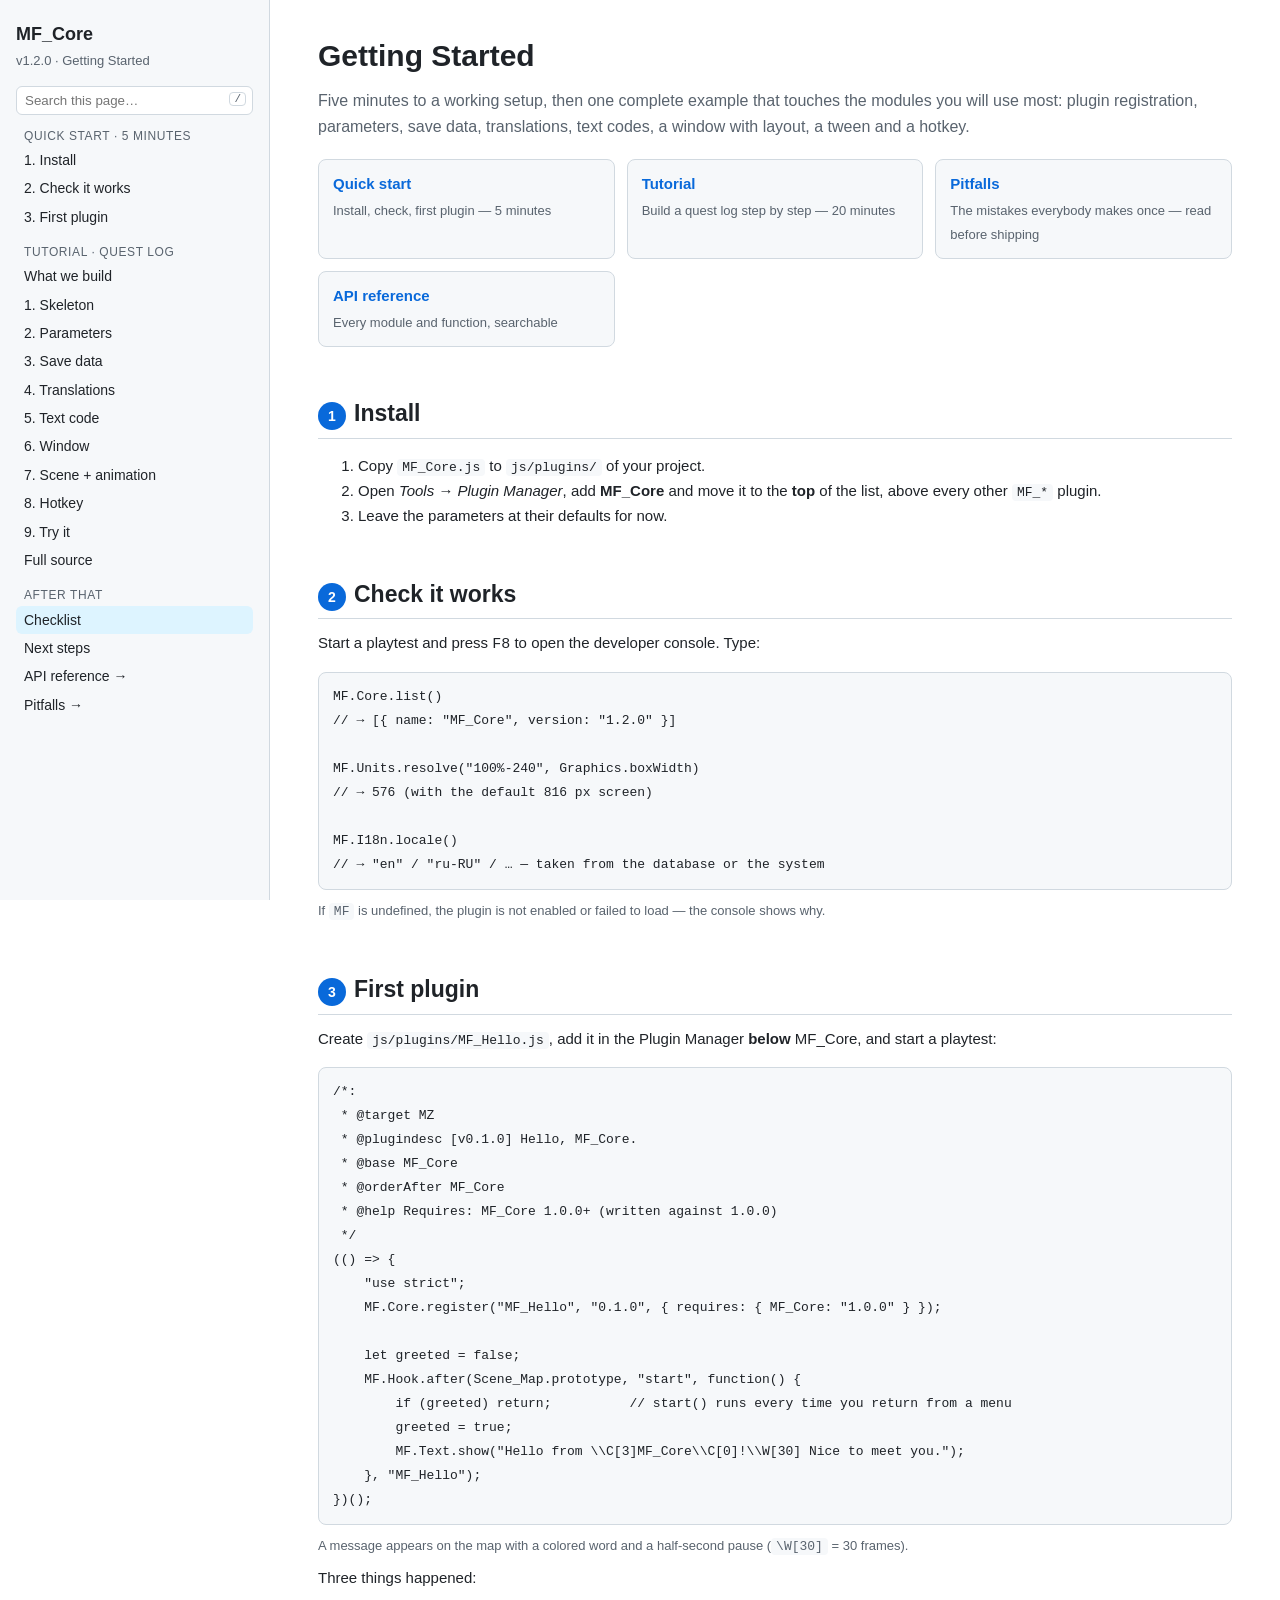
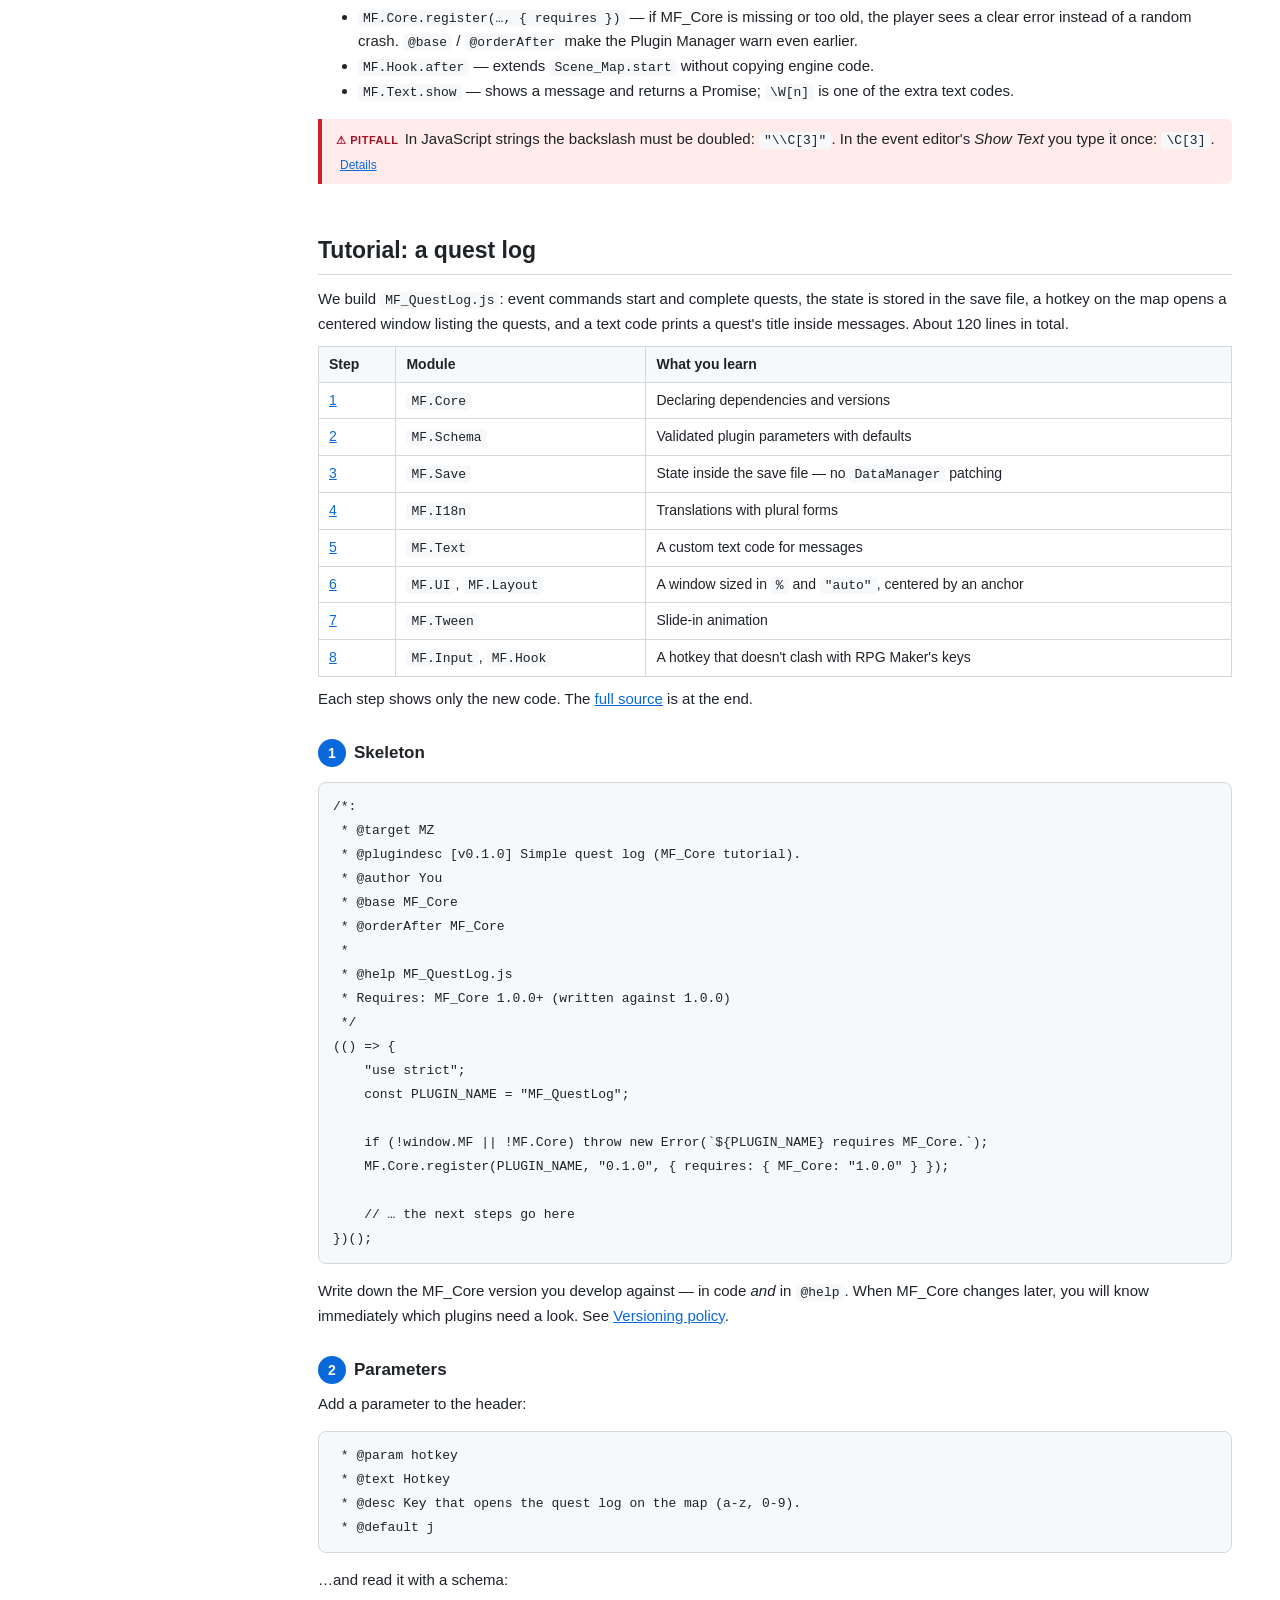
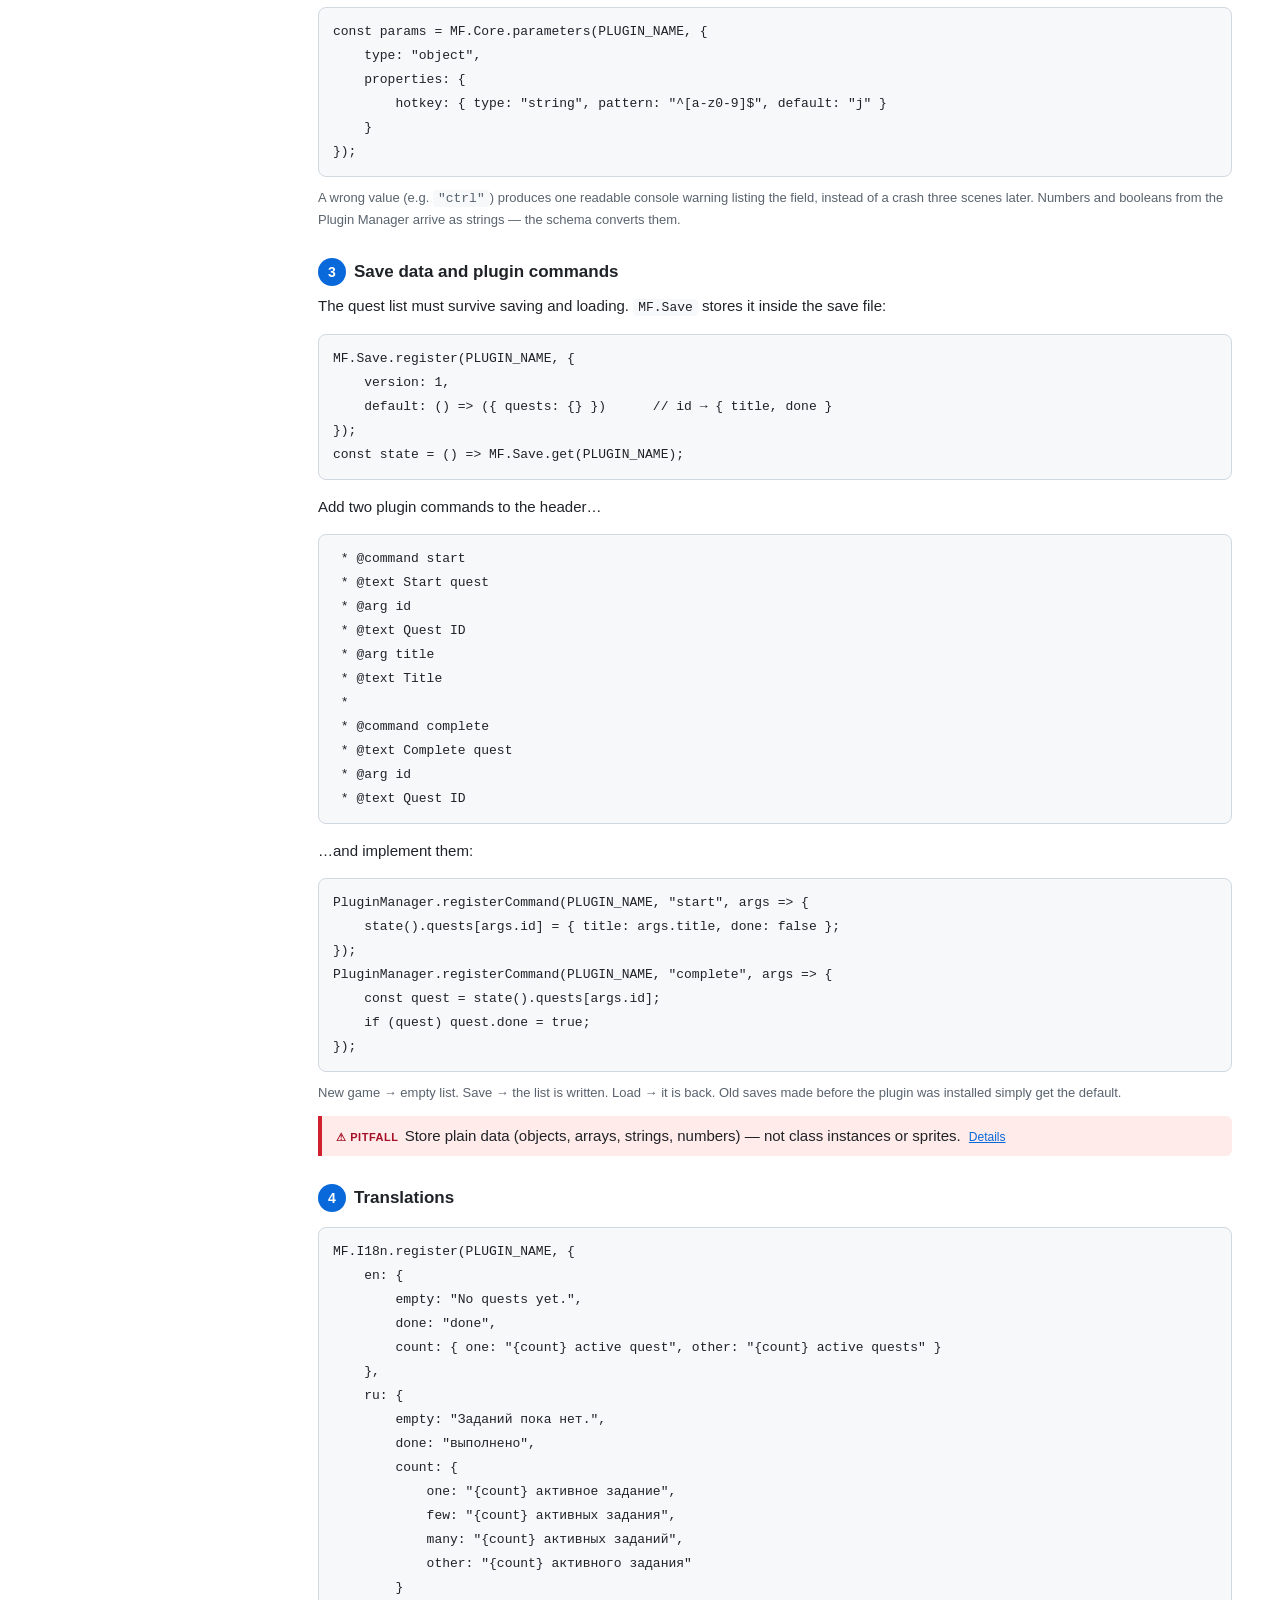
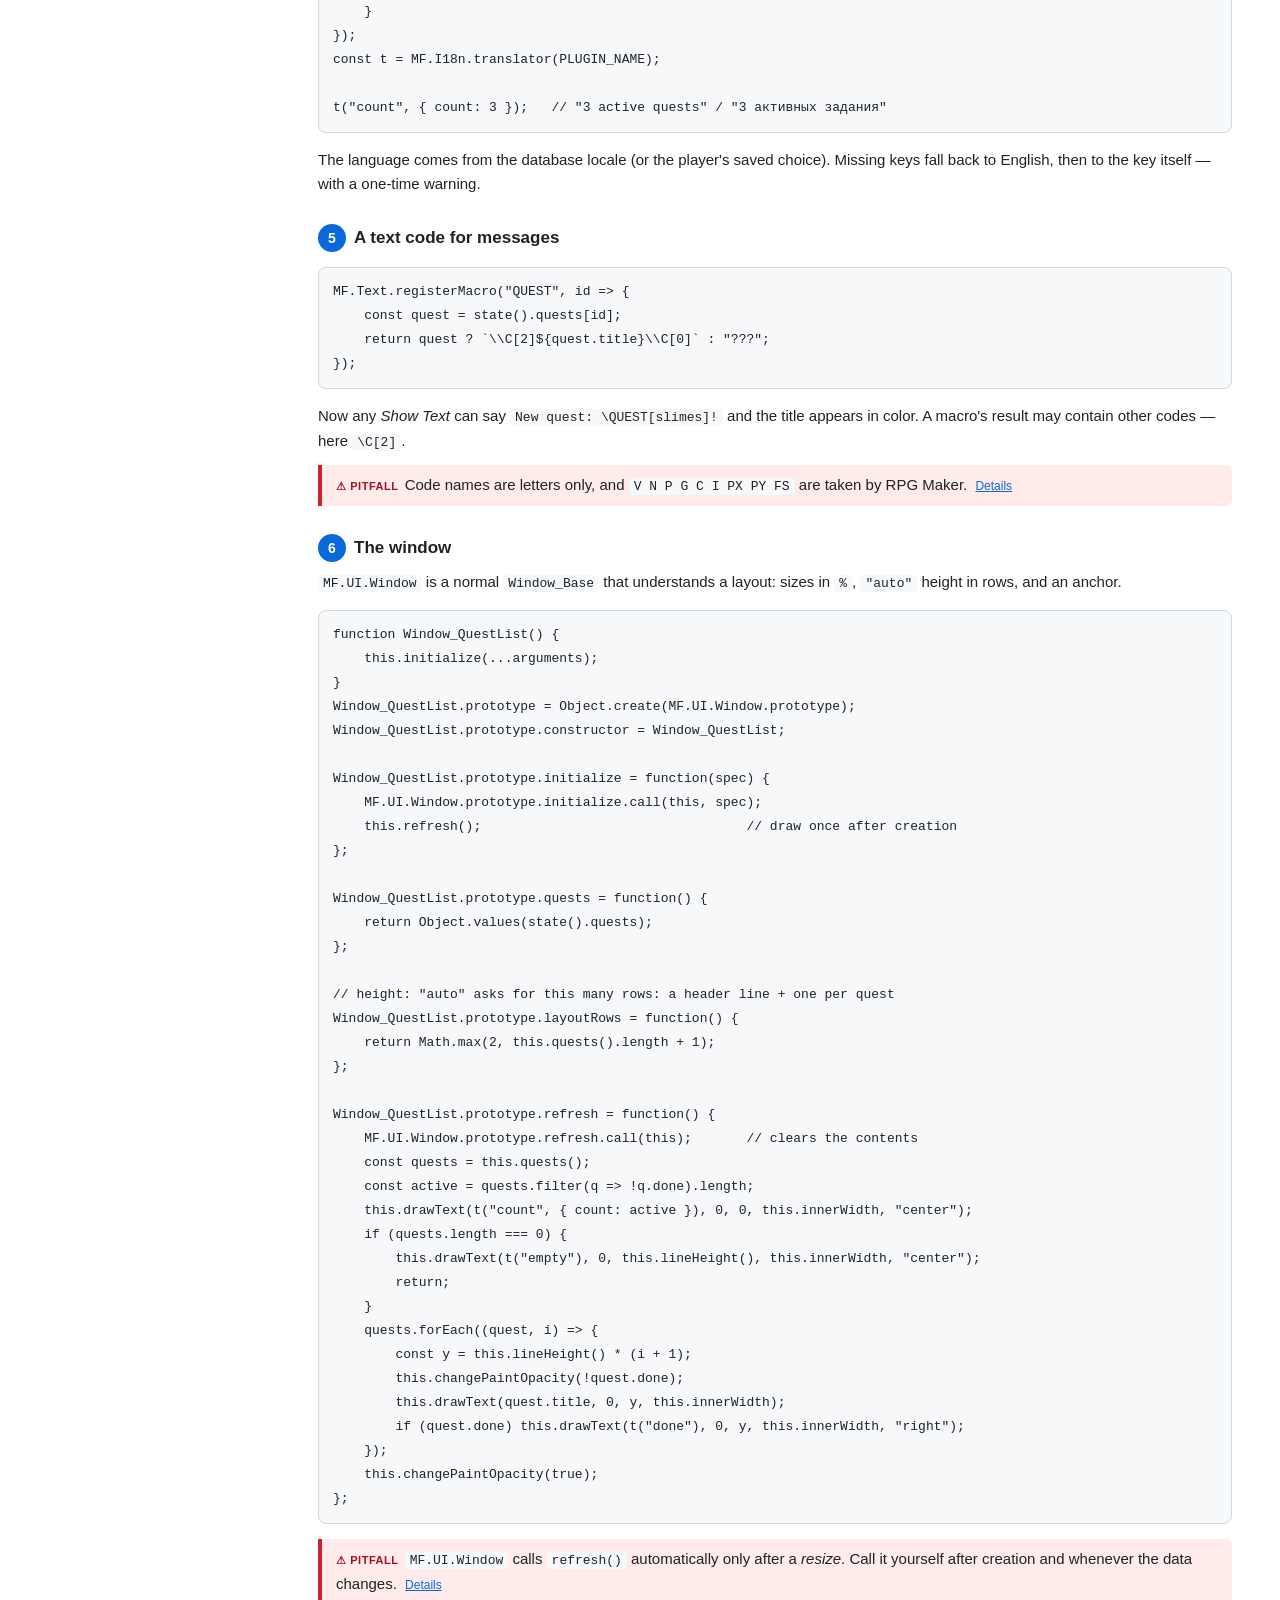
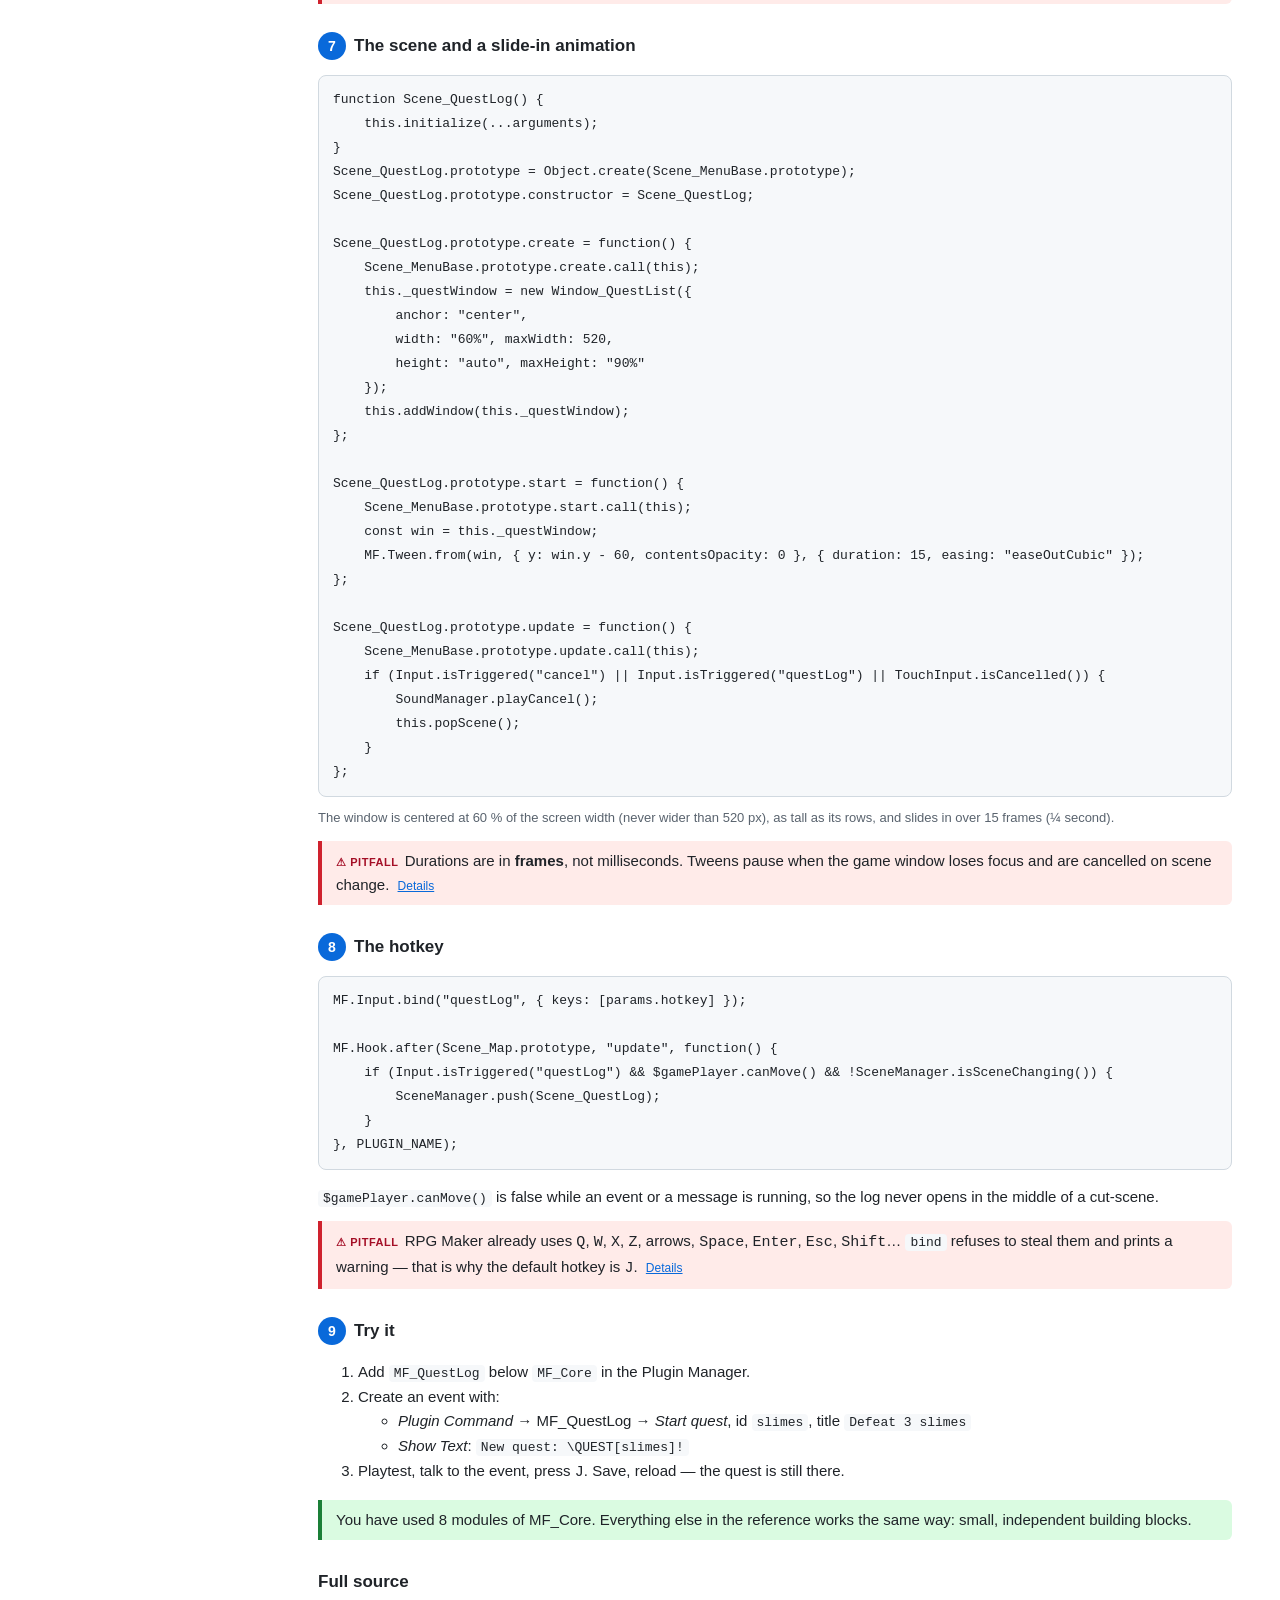
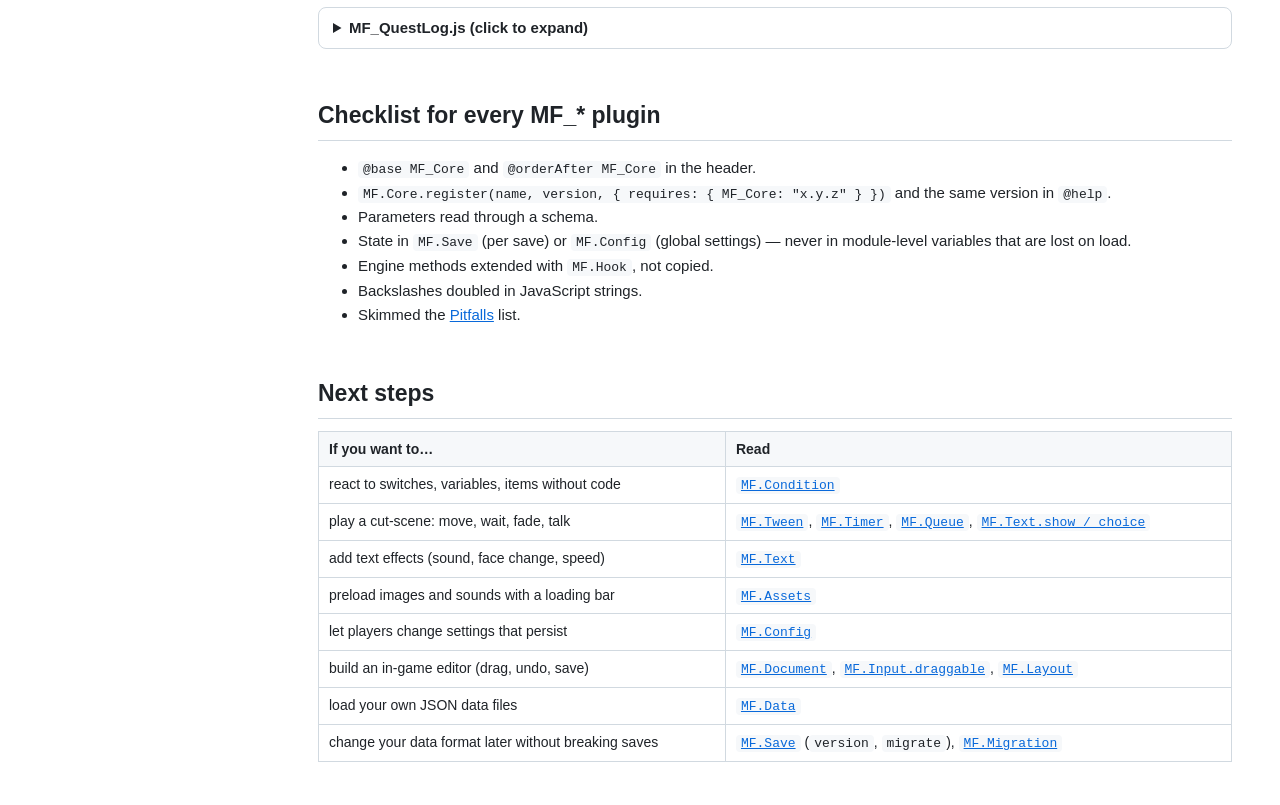
<file: docs/getting-started.html>
<!DOCTYPE html>
<html lang="en">
<head>
<meta charset="utf-8">
<meta name="viewport" content="width=device-width, initial-scale=1">
<title>MF_Core — Getting Started</title>
<link rel="stylesheet" href="assets/docs.css">
</head>
<body>

<nav>
    <div class="title"><a href="index.html">MF_Core</a></div>
    <div class="version">v1.2.0 · Getting Started</div>
    <div class="search">
        <input id="filter" type="search" placeholder="Search this page…" aria-label="Search this page" autocomplete="off">
        <kbd>/</kbd>
    </div>
    <div id="results" role="listbox"></div>
    <ul id="toc">
        <li class="group">Quick start · 5 minutes</li>
        <li><a href="#install">1. Install</a></li>
        <li><a href="#check">2. Check it works</a></li>
        <li><a href="#hello">3. First plugin</a></li>
        <li class="group">Tutorial · Quest log</li>
        <li><a href="#tutorial">What we build</a></li>
        <li><a href="#t-skeleton">1. Skeleton</a></li>
        <li><a href="#t-params">2. Parameters</a></li>
        <li><a href="#t-save">3. Save data</a></li>
        <li><a href="#t-i18n">4. Translations</a></li>
        <li><a href="#t-text">5. Text code</a></li>
        <li><a href="#t-window">6. Window</a></li>
        <li><a href="#t-scene">7. Scene + animation</a></li>
        <li><a href="#t-input">8. Hotkey</a></li>
        <li><a href="#t-try">9. Try it</a></li>
        <li><a href="#t-full">Full source</a></li>
        <li class="group">After that</li>
        <li><a href="#checklist">Checklist</a></li>
        <li><a href="#next">Next steps</a></li>
        <li><a href="index.html">API reference →</a></li>
        <li><a href="index.html#pitfalls">Pitfalls →</a></li>
    </ul>
</nav>

<main>

<h1>Getting Started</h1>
<p class="lead">Five minutes to a working setup, then one complete example that touches the modules you will use most: plugin registration, parameters, save data, translations, text codes, a window with layout, a tween and a hotkey.</p>

<div class="cards">
    <a class="card" href="#install"><strong>Quick start</strong><span>Install, check, first plugin — 5 minutes</span></a>
    <a class="card" href="#tutorial"><strong>Tutorial</strong><span>Build a quest log step by step — 20 minutes</span></a>
    <a class="card" href="index.html#pitfalls"><strong>Pitfalls</strong><span>The mistakes everybody makes once — read before shipping</span></a>
    <a class="card" href="index.html"><strong>API reference</strong><span>Every module and function, searchable</span></a>
</div>

<!-- ================================================================== -->
<h2 id="install"><span class="step">1</span>Install</h2>
<ol>
    <li>Copy <code>MF_Core.js</code> to <code>js/plugins/</code> of your project.</li>
    <li>Open <em>Tools → Plugin Manager</em>, add <strong>MF_Core</strong> and move it to the <strong>top</strong> of the list, above every other <code>MF_*</code> plugin.</li>
    <li>Leave the parameters at their defaults for now.</li>
</ol>

<!-- ================================================================== -->
<h2 id="check"><span class="step">2</span>Check it works</h2>
<p>Start a playtest and press <kbd>F8</kbd> to open the developer console. Type:</p>
<pre><code>MF.Core.list()
// → [{ name: "MF_Core", version: "1.2.0" }]

MF.Units.resolve("100%-240", Graphics.boxWidth)
// → 576 (with the default 816 px screen)

MF.I18n.locale()
// → "en" / "ru-RU" / … — taken from the database or the system</code></pre>
<p class="result">If <code>MF</code> is undefined, the plugin is not enabled or failed to load — the console shows why.</p>

<!-- ================================================================== -->
<h2 id="hello"><span class="step">3</span>First plugin</h2>
<p>Create <code>js/plugins/MF_Hello.js</code>, add it in the Plugin Manager <strong>below</strong> MF_Core, and start a playtest:</p>
<pre><code>/*:
 * @target MZ
 * @plugindesc [v0.1.0] Hello, MF_Core.
 * @base MF_Core
 * @orderAfter MF_Core
 * @help Requires: MF_Core 1.0.0+ (written against 1.0.0)
 */
(() =&gt; {
    "use strict";
    MF.Core.register("MF_Hello", "0.1.0", { requires: { MF_Core: "1.0.0" } });

    let greeted = false;
    MF.Hook.after(Scene_Map.prototype, "start", function() {
        if (greeted) return;          // start() runs every time you return from a menu
        greeted = true;
        MF.Text.show("Hello from \\C[3]MF_Core\\C[0]!\\W[30] Nice to meet you.");
    }, "MF_Hello");
})();</code></pre>
<p class="result">A message appears on the map with a colored word and a half-second pause (<code>\W[30]</code> = 30 frames).</p>
<p>Three things happened:</p>
<ul>
    <li><code>MF.Core.register(…, { requires })</code> — if MF_Core is missing or too old, the player sees a clear error instead of a random crash. <code>@base</code> / <code>@orderAfter</code> make the Plugin Manager warn even earlier.</li>
    <li><code>MF.Hook.after</code> — extends <code>Scene_Map.start</code> without copying engine code.</li>
    <li><code>MF.Text.show</code> — shows a message and returns a Promise; <code>\W[n]</code> is one of the extra text codes.</li>
</ul>
<div class="pitfall"><span class="pitfall-label">Pitfall</span>In JavaScript strings the backslash must be doubled: <code>"\\C[3]"</code>. In the event editor's <em>Show Text</em> you type it once: <code>\C[3]</code>. <a class="more" href="index.html#pitfall-backslash">Details</a></div>

<!-- ================================================================== -->
<h2 id="tutorial">Tutorial: a quest log</h2>
<p>We build <code>MF_QuestLog.js</code>: event commands start and complete quests, the state is stored in the save file, a hotkey on the map opens a centered window listing the quests, and a text code prints a quest's title inside messages. About 120 lines in total.</p>
<table>
    <tr><th>Step</th><th>Module</th><th>What you learn</th></tr>
    <tr><td><a href="#t-skeleton">1</a></td><td><code>MF.Core</code></td><td>Declaring dependencies and versions</td></tr>
    <tr><td><a href="#t-params">2</a></td><td><code>MF.Schema</code></td><td>Validated plugin parameters with defaults</td></tr>
    <tr><td><a href="#t-save">3</a></td><td><code>MF.Save</code></td><td>State inside the save file — no <code>DataManager</code> patching</td></tr>
    <tr><td><a href="#t-i18n">4</a></td><td><code>MF.I18n</code></td><td>Translations with plural forms</td></tr>
    <tr><td><a href="#t-text">5</a></td><td><code>MF.Text</code></td><td>A custom text code for messages</td></tr>
    <tr><td><a href="#t-window">6</a></td><td><code>MF.UI</code>, <code>MF.Layout</code></td><td>A window sized in <code>%</code> and <code>"auto"</code>, centered by an anchor</td></tr>
    <tr><td><a href="#t-scene">7</a></td><td><code>MF.Tween</code></td><td>Slide-in animation</td></tr>
    <tr><td><a href="#t-input">8</a></td><td><code>MF.Input</code>, <code>MF.Hook</code></td><td>A hotkey that doesn't clash with RPG Maker's keys</td></tr>
</table>
<p>Each step shows only the new code. The <a href="#t-full">full source</a> is at the end.</p>

<!-- ================================================================== -->
<h3 id="t-skeleton"><span class="step">1</span>Skeleton</h3>
<pre><code>/*:
 * @target MZ
 * @plugindesc [v0.1.0] Simple quest log (MF_Core tutorial).
 * @author You
 * @base MF_Core
 * @orderAfter MF_Core
 *
 * @help MF_QuestLog.js
 * Requires: MF_Core 1.0.0+ (written against 1.0.0)
 */
(() =&gt; {
    "use strict";
    const PLUGIN_NAME = "MF_QuestLog";

    if (!window.MF || !MF.Core) throw new Error(`${PLUGIN_NAME} requires MF_Core.`);
    MF.Core.register(PLUGIN_NAME, "0.1.0", { requires: { MF_Core: "1.0.0" } });

    // … the next steps go here
})();</code></pre>
<p>Write down the MF_Core version you develop against — in code <em>and</em> in <code>@help</code>. When MF_Core changes later, you will know immediately which plugins need a look. See <a href="index.html#versioning">Versioning policy</a>.</p>

<!-- ================================================================== -->
<h3 id="t-params"><span class="step">2</span>Parameters</h3>
<p>Add a parameter to the header:</p>
<pre><code> * @param hotkey
 * @text Hotkey
 * @desc Key that opens the quest log on the map (a-z, 0-9).
 * @default j</code></pre>
<p>…and read it with a schema:</p>
<pre><code>const params = MF.Core.parameters(PLUGIN_NAME, {
    type: "object",
    properties: {
        hotkey: { type: "string", pattern: "^[a-z0-9]$", default: "j" }
    }
});</code></pre>
<p class="result">A wrong value (e.g. <code>"ctrl"</code>) produces one readable console warning listing the field, instead of a crash three scenes later. Numbers and booleans from the Plugin Manager arrive as strings — the schema converts them.</p>

<!-- ================================================================== -->
<h3 id="t-save"><span class="step">3</span>Save data and plugin commands</h3>
<p>The quest list must survive saving and loading. <code>MF.Save</code> stores it inside the save file:</p>
<pre><code>MF.Save.register(PLUGIN_NAME, {
    version: 1,
    default: () =&gt; ({ quests: {} })      // id → { title, done }
});
const state = () =&gt; MF.Save.get(PLUGIN_NAME);</code></pre>
<p>Add two plugin commands to the header…</p>
<pre><code> * @command start
 * @text Start quest
 * @arg id
 * @text Quest ID
 * @arg title
 * @text Title
 *
 * @command complete
 * @text Complete quest
 * @arg id
 * @text Quest ID</code></pre>
<p>…and implement them:</p>
<pre><code>PluginManager.registerCommand(PLUGIN_NAME, "start", args =&gt; {
    state().quests[args.id] = { title: args.title, done: false };
});
PluginManager.registerCommand(PLUGIN_NAME, "complete", args =&gt; {
    const quest = state().quests[args.id];
    if (quest) quest.done = true;
});</code></pre>
<p class="result">New game → empty list. Save → the list is written. Load → it is back. Old saves made before the plugin was installed simply get the default.</p>
<div class="pitfall"><span class="pitfall-label">Pitfall</span>Store plain data (objects, arrays, strings, numbers) — not class instances or sprites. <a class="more" href="index.html#pitfall-save-plain">Details</a></div>

<!-- ================================================================== -->
<h3 id="t-i18n"><span class="step">4</span>Translations</h3>
<pre><code>MF.I18n.register(PLUGIN_NAME, {
    en: {
        empty: "No quests yet.",
        done: "done",
        count: { one: "{count} active quest", other: "{count} active quests" }
    },
    ru: {
        empty: "Заданий пока нет.",
        done: "выполнено",
        count: {
            one: "{count} активное задание",
            few: "{count} активных задания",
            many: "{count} активных заданий",
            other: "{count} активного задания"
        }
    }
});
const t = MF.I18n.translator(PLUGIN_NAME);

t("count", { count: 3 });   // "3 active quests" / "3 активных задания"</code></pre>
<p>The language comes from the database locale (or the player's saved choice). Missing keys fall back to English, then to the key itself — with a one-time warning.</p>

<!-- ================================================================== -->
<h3 id="t-text"><span class="step">5</span>A text code for messages</h3>
<pre><code>MF.Text.registerMacro("QUEST", id =&gt; {
    const quest = state().quests[id];
    return quest ? `\\C[2]${quest.title}\\C[0]` : "???";
});</code></pre>
<p>Now any <em>Show Text</em> can say <code>New quest: \QUEST[slimes]!</code> and the title appears in color. A macro's result may contain other codes — here <code>\C[2]</code>.</p>
<div class="pitfall"><span class="pitfall-label">Pitfall</span>Code names are letters only, and <code>V N P G C I PX PY FS</code> are taken by RPG Maker. <a class="more" href="index.html#pitfall-code-names">Details</a></div>

<!-- ================================================================== -->
<h3 id="t-window"><span class="step">6</span>The window</h3>
<p><code>MF.UI.Window</code> is a normal <code>Window_Base</code> that understands a layout: sizes in <code>%</code>, <code>"auto"</code> height in rows, and an anchor.</p>
<pre><code>function Window_QuestList() {
    this.initialize(...arguments);
}
Window_QuestList.prototype = Object.create(MF.UI.Window.prototype);
Window_QuestList.prototype.constructor = Window_QuestList;

Window_QuestList.prototype.initialize = function(spec) {
    MF.UI.Window.prototype.initialize.call(this, spec);
    this.refresh();                                  // draw once after creation
};

Window_QuestList.prototype.quests = function() {
    return Object.values(state().quests);
};

// height: "auto" asks for this many rows: a header line + one per quest
Window_QuestList.prototype.layoutRows = function() {
    return Math.max(2, this.quests().length + 1);
};

Window_QuestList.prototype.refresh = function() {
    MF.UI.Window.prototype.refresh.call(this);       // clears the contents
    const quests = this.quests();
    const active = quests.filter(q =&gt; !q.done).length;
    this.drawText(t("count", { count: active }), 0, 0, this.innerWidth, "center");
    if (quests.length === 0) {
        this.drawText(t("empty"), 0, this.lineHeight(), this.innerWidth, "center");
        return;
    }
    quests.forEach((quest, i) =&gt; {
        const y = this.lineHeight() * (i + 1);
        this.changePaintOpacity(!quest.done);
        this.drawText(quest.title, 0, y, this.innerWidth);
        if (quest.done) this.drawText(t("done"), 0, y, this.innerWidth, "right");
    });
    this.changePaintOpacity(true);
};</code></pre>
<div class="pitfall"><span class="pitfall-label">Pitfall</span><code>MF.UI.Window</code> calls <code>refresh()</code> automatically only after a <em>resize</em>. Call it yourself after creation and whenever the data changes. <a class="more" href="index.html#pitfall-window-refresh">Details</a></div>

<!-- ================================================================== -->
<h3 id="t-scene"><span class="step">7</span>The scene and a slide-in animation</h3>
<pre><code>function Scene_QuestLog() {
    this.initialize(...arguments);
}
Scene_QuestLog.prototype = Object.create(Scene_MenuBase.prototype);
Scene_QuestLog.prototype.constructor = Scene_QuestLog;

Scene_QuestLog.prototype.create = function() {
    Scene_MenuBase.prototype.create.call(this);
    this._questWindow = new Window_QuestList({
        anchor: "center",
        width: "60%", maxWidth: 520,
        height: "auto", maxHeight: "90%"
    });
    this.addWindow(this._questWindow);
};

Scene_QuestLog.prototype.start = function() {
    Scene_MenuBase.prototype.start.call(this);
    const win = this._questWindow;
    MF.Tween.from(win, { y: win.y - 60, contentsOpacity: 0 }, { duration: 15, easing: "easeOutCubic" });
};

Scene_QuestLog.prototype.update = function() {
    Scene_MenuBase.prototype.update.call(this);
    if (Input.isTriggered("cancel") || Input.isTriggered("questLog") || TouchInput.isCancelled()) {
        SoundManager.playCancel();
        this.popScene();
    }
};</code></pre>
<p class="result">The window is centered at 60 % of the screen width (never wider than 520 px), as tall as its rows, and slides in over 15 frames (¼ second).</p>
<div class="pitfall"><span class="pitfall-label">Pitfall</span>Durations are in <strong>frames</strong>, not milliseconds. Tweens pause when the game window loses focus and are cancelled on scene change. <a class="more" href="index.html#pitfall-frames">Details</a></div>

<!-- ================================================================== -->
<h3 id="t-input"><span class="step">8</span>The hotkey</h3>
<pre><code>MF.Input.bind("questLog", { keys: [params.hotkey] });

MF.Hook.after(Scene_Map.prototype, "update", function() {
    if (Input.isTriggered("questLog") &amp;&amp; $gamePlayer.canMove() &amp;&amp; !SceneManager.isSceneChanging()) {
        SceneManager.push(Scene_QuestLog);
    }
}, PLUGIN_NAME);</code></pre>
<p><code>$gamePlayer.canMove()</code> is false while an event or a message is running, so the log never opens in the middle of a cut-scene.</p>
<div class="pitfall"><span class="pitfall-label">Pitfall</span>RPG Maker already uses <kbd>Q</kbd>, <kbd>W</kbd>, <kbd>X</kbd>, <kbd>Z</kbd>, arrows, <kbd>Space</kbd>, <kbd>Enter</kbd>, <kbd>Esc</kbd>, <kbd>Shift</kbd>… <code>bind</code> refuses to steal them and prints a warning — that is why the default hotkey is <kbd>J</kbd>. <a class="more" href="index.html#pitfall-keys">Details</a></div>

<!-- ================================================================== -->
<h3 id="t-try"><span class="step">9</span>Try it</h3>
<ol>
    <li>Add <code>MF_QuestLog</code> below <code>MF_Core</code> in the Plugin Manager.</li>
    <li>Create an event with:
        <ul>
            <li><em>Plugin Command</em> → MF_QuestLog → <em>Start quest</em>, id <code>slimes</code>, title <code>Defeat 3 slimes</code></li>
            <li><em>Show Text</em>: <code>New quest: \QUEST[slimes]!</code></li>
        </ul>
    </li>
    <li>Playtest, talk to the event, press <kbd>J</kbd>. Save, reload — the quest is still there.</li>
</ol>
<div class="ok">You have used 8 modules of MF_Core. Everything else in the reference works the same way: small, independent building blocks.</div>

<!-- ================================================================== -->
<h3 id="t-full">Full source</h3>
<details>
<summary>MF_QuestLog.js (click to expand)</summary>
<pre><code>/*:
 * @target MZ
 * @plugindesc [v0.1.0] Simple quest log (MF_Core tutorial).
 * @author You
 * @base MF_Core
 * @orderAfter MF_Core
 *
 * @param hotkey
 * @text Hotkey
 * @desc Key that opens the quest log on the map (a-z, 0-9).
 * @default j
 *
 * @command start
 * @text Start quest
 * @arg id
 * @text Quest ID
 * @arg title
 * @text Title
 *
 * @command complete
 * @text Complete quest
 * @arg id
 * @text Quest ID
 *
 * @help MF_QuestLog.js
 * Requires: MF_Core 1.0.0+ (written against 1.0.0)
 *
 * Text code: \QUEST[id] — title of a quest.
 */
(() =&gt; {
    "use strict";
    const PLUGIN_NAME = "MF_QuestLog";

    if (!window.MF || !MF.Core) throw new Error(`${PLUGIN_NAME} requires MF_Core.`);
    MF.Core.register(PLUGIN_NAME, "0.1.0", { requires: { MF_Core: "1.0.0" } });

    //--- Parameters -----------------------------------------------------------
    const params = MF.Core.parameters(PLUGIN_NAME, {
        type: "object",
        properties: {
            hotkey: { type: "string", pattern: "^[a-z0-9]$", default: "j" }
        }
    });

    //--- Save data and commands -------------------------------------------------
    MF.Save.register(PLUGIN_NAME, {
        version: 1,
        default: () =&gt; ({ quests: {} })
    });
    const state = () =&gt; MF.Save.get(PLUGIN_NAME);

    PluginManager.registerCommand(PLUGIN_NAME, "start", args =&gt; {
        state().quests[args.id] = { title: args.title, done: false };
    });
    PluginManager.registerCommand(PLUGIN_NAME, "complete", args =&gt; {
        const quest = state().quests[args.id];
        if (quest) quest.done = true;
    });

    //--- Translations -------------------------------------------------------------
    MF.I18n.register(PLUGIN_NAME, {
        en: {
            empty: "No quests yet.",
            done: "done",
            count: { one: "{count} active quest", other: "{count} active quests" }
        },
        ru: {
            empty: "Заданий пока нет.",
            done: "выполнено",
            count: {
                one: "{count} активное задание",
                few: "{count} активных задания",
                many: "{count} активных заданий",
                other: "{count} активного задания"
            }
        }
    });
    const t = MF.I18n.translator(PLUGIN_NAME);

    //--- Text code ------------------------------------------------------------------
    MF.Text.registerMacro("QUEST", id =&gt; {
        const quest = state().quests[id];
        return quest ? `\\C[2]${quest.title}\\C[0]` : "???";
    });

    //--- Window -----------------------------------------------------------------------
    function Window_QuestList() {
        this.initialize(...arguments);
    }
    Window_QuestList.prototype = Object.create(MF.UI.Window.prototype);
    Window_QuestList.prototype.constructor = Window_QuestList;

    Window_QuestList.prototype.initialize = function(spec) {
        MF.UI.Window.prototype.initialize.call(this, spec);
        this.refresh();
    };
    Window_QuestList.prototype.quests = function() {
        return Object.values(state().quests);
    };
    Window_QuestList.prototype.layoutRows = function() {
        return Math.max(2, this.quests().length + 1);
    };
    Window_QuestList.prototype.refresh = function() {
        MF.UI.Window.prototype.refresh.call(this);
        const quests = this.quests();
        const active = quests.filter(q =&gt; !q.done).length;
        this.drawText(t("count", { count: active }), 0, 0, this.innerWidth, "center");
        if (quests.length === 0) {
            this.drawText(t("empty"), 0, this.lineHeight(), this.innerWidth, "center");
            return;
        }
        quests.forEach((quest, i) =&gt; {
            const y = this.lineHeight() * (i + 1);
            this.changePaintOpacity(!quest.done);
            this.drawText(quest.title, 0, y, this.innerWidth);
            if (quest.done) this.drawText(t("done"), 0, y, this.innerWidth, "right");
        });
        this.changePaintOpacity(true);
    };

    //--- Scene ------------------------------------------------------------------------
    function Scene_QuestLog() {
        this.initialize(...arguments);
    }
    Scene_QuestLog.prototype = Object.create(Scene_MenuBase.prototype);
    Scene_QuestLog.prototype.constructor = Scene_QuestLog;

    Scene_QuestLog.prototype.create = function() {
        Scene_MenuBase.prototype.create.call(this);
        this._questWindow = new Window_QuestList({
            anchor: "center",
            width: "60%", maxWidth: 520,
            height: "auto", maxHeight: "90%"
        });
        this.addWindow(this._questWindow);
    };
    Scene_QuestLog.prototype.start = function() {
        Scene_MenuBase.prototype.start.call(this);
        const win = this._questWindow;
        MF.Tween.from(win, { y: win.y - 60, contentsOpacity: 0 }, { duration: 15, easing: "easeOutCubic" });
    };
    Scene_QuestLog.prototype.update = function() {
        Scene_MenuBase.prototype.update.call(this);
        if (Input.isTriggered("cancel") || Input.isTriggered("questLog") || TouchInput.isCancelled()) {
            SoundManager.playCancel();
            this.popScene();
        }
    };

    //--- Hotkey ---------------------------------------------------------------------
    MF.Input.bind("questLog", { keys: [params.hotkey] });

    MF.Hook.after(Scene_Map.prototype, "update", function() {
        if (Input.isTriggered("questLog") &amp;&amp; $gamePlayer.canMove() &amp;&amp; !SceneManager.isSceneChanging()) {
            SceneManager.push(Scene_QuestLog);
        }
    }, PLUGIN_NAME);
})();</code></pre>
</details>

<!-- ================================================================== -->
<h2 id="checklist">Checklist for every MF_* plugin</h2>
<ul>
    <li><code>@base MF_Core</code> and <code>@orderAfter MF_Core</code> in the header.</li>
    <li><code>MF.Core.register(name, version, { requires: { MF_Core: "x.y.z" } })</code> and the same version in <code>@help</code>.</li>
    <li>Parameters read through a schema.</li>
    <li>State in <code>MF.Save</code> (per save) or <code>MF.Config</code> (global settings) — never in module-level variables that are lost on load.</li>
    <li>Engine methods extended with <code>MF.Hook</code>, not copied.</li>
    <li>Backslashes doubled in JavaScript strings.</li>
    <li>Skimmed the <a href="index.html#pitfalls">Pitfalls</a> list.</li>
</ul>

<!-- ================================================================== -->
<h2 id="next">Next steps</h2>
<table>
    <tr><th>If you want to…</th><th>Read</th></tr>
    <tr><td>react to switches, variables, items without code</td><td><a href="index.html#condition"><code>MF.Condition</code></a></td></tr>
    <tr><td>play a cut-scene: move, wait, fade, talk</td><td><a href="index.html#tween"><code>MF.Tween</code></a>, <a href="index.html#timer"><code>MF.Timer</code></a>, <a href="index.html#queue"><code>MF.Queue</code></a>, <a href="index.html#text"><code>MF.Text.show / choice</code></a></td></tr>
    <tr><td>add text effects (sound, face change, speed)</td><td><a href="index.html#text"><code>MF.Text</code></a></td></tr>
    <tr><td>preload images and sounds with a loading bar</td><td><a href="index.html#assets"><code>MF.Assets</code></a></td></tr>
    <tr><td>let players change settings that persist</td><td><a href="index.html#config"><code>MF.Config</code></a></td></tr>
    <tr><td>build an in-game editor (drag, undo, save)</td><td><a href="index.html#document"><code>MF.Document</code></a>, <a href="index.html#input-drag"><code>MF.Input.draggable</code></a>, <a href="index.html#layout"><code>MF.Layout</code></a></td></tr>
    <tr><td>load your own JSON data files</td><td><a href="index.html#data"><code>MF.Data</code></a></td></tr>
    <tr><td>change your data format later without breaking saves</td><td><a href="index.html#save"><code>MF.Save</code></a> (<code>version</code>, <code>migrate</code>), <a href="index.html#migration"><code>MF.Migration</code></a></td></tr>
</table>

</main>

<script src="assets/docs.js"></script>
</body>
</html>
</file>
<file: docs/assets/docs.css>
/* MF_Core documentation — shared styles */
:root {
    --bg: #ffffff; --fg: #1f2328; --muted: #59636e; --border: #d1d9e0;
    --side: #f6f8fa; --code-bg: #f6f8fa; --accent: #0969da; --accent-bg: #ddf4ff;
    --warn-bg: #fff8c5; --warn-border: #d4a72c; --tag: #8250df;
    --pit-bg: #ffebe9; --pit-border: #cf222e; --pit-fg: #a40e26;
    --ok-bg: #dafbe1; --ok-border: #1a7f37;
    --mark: #fff3a3;
}
@media (prefers-color-scheme: dark) {
    :root {
        --bg: #0d1117; --fg: #e6edf3; --muted: #9198a1; --border: #30363d;
        --side: #151b23; --code-bg: #151b23; --accent: #4493f8; --accent-bg: #0f2847;
        --warn-bg: #2e2a12; --warn-border: #9e6a03; --tag: #ab7df8;
        --pit-bg: #3c1618; --pit-border: #f85149; --pit-fg: #ff7b72;
        --ok-bg: #12261e; --ok-border: #3fb950;
        --mark: #5c4b00;
    }
}
* { box-sizing: border-box; }
html { scroll-behavior: smooth; scroll-padding-top: 16px; }
body { margin: 0; font: 15px/1.6 -apple-system, "Segoe UI", Roboto, Helvetica, Arial, sans-serif; color: var(--fg); background: var(--bg); }

/* Sidebar */
nav { position: fixed; top: 0; left: 0; bottom: 0; width: 270px; overflow-y: auto; background: var(--side); border-right: 1px solid var(--border); padding: 20px 16px; }
nav .title { font-weight: 700; font-size: 18px; margin-bottom: 2px; }
nav .title a { color: var(--fg); text-decoration: none; }
nav .version { color: var(--muted); font-size: 13px; margin-bottom: 14px; }
nav .search { position: relative; margin-bottom: 12px; }
nav .search input { width: 100%; padding: 6px 30px 6px 8px; border: 1px solid var(--border); border-radius: 6px; background: var(--bg); color: var(--fg); }
nav .search kbd { position: absolute; right: 7px; top: 6px; font: 11px ui-monospace, Consolas, monospace; color: var(--muted); border: 1px solid var(--border); border-radius: 4px; padding: 0 4px; }
nav ul { list-style: none; margin: 0; padding: 0; }
nav li a { display: block; padding: 3px 8px; border-radius: 6px; color: var(--fg); text-decoration: none; font-size: 14px; }
nav li a:hover, nav li a.active { background: var(--accent-bg); }
nav li.group { margin-top: 12px; font-size: 12px; text-transform: uppercase; letter-spacing: .05em; color: var(--muted); padding: 0 8px; }
nav li.sub a { padding-left: 20px; font-size: 13px; color: var(--muted); }

/* Search results */
#results { display: none; margin: -4px 0 12px; border: 1px solid var(--border); border-radius: 6px; background: var(--bg); max-height: 60vh; overflow-y: auto; }
#results.open { display: block; }
#results a { display: block; padding: 5px 8px; color: var(--fg); text-decoration: none; font-size: 13px; border-bottom: 1px solid var(--border); }
#results a:last-child { border-bottom: none; }
#results a.sel, #results a:hover { background: var(--accent-bg); }
#results .r-title { font-family: ui-monospace, Consolas, monospace; }
#results .r-kind { float: right; font-size: 10px; text-transform: uppercase; color: var(--muted); margin-left: 6px; }
#results .r-path { display: block; font-size: 11px; color: var(--muted); }
#results .r-empty { padding: 6px 8px; font-size: 13px; color: var(--muted); }
#results mark { background: var(--mark); color: inherit; padding: 0; }

/* Content */
main { margin-left: 270px; padding: 32px 48px 80px; max-width: 1070px; }
h1 { font-size: 30px; margin: 0 0 6px; }
h2 { font-size: 23px; margin: 48px 0 12px; padding-bottom: 6px; border-bottom: 1px solid var(--border); }
h3 { font-size: 17px; margin: 28px 0 8px; }
h4 { font-size: 15px; margin: 20px 0 6px; }
h2, h3, h4, .sig { position: relative; }
.anchor { position: absolute; left: -20px; padding-right: 6px; color: var(--muted); text-decoration: none; opacity: 0; font-weight: 400; }
h2:hover .anchor, h3:hover .anchor, h4:hover .anchor, .sig:hover .anchor, .anchor:focus { opacity: 1; }
.sig .anchor { left: -18px; top: 6px; }
:target, .flash { animation: flash 1.6s ease-out; }
@keyframes flash { from { background: var(--mark); } to { background: transparent; } }
p { margin: 8px 0; }
a { color: var(--accent); }
code { font-family: ui-monospace, SFMono-Regular, Consolas, monospace; font-size: 13px; background: var(--code-bg); padding: 1px 5px; border-radius: 4px; }
pre { background: var(--code-bg); border: 1px solid var(--border); border-radius: 8px; padding: 12px 14px; overflow-x: auto; }
pre code { background: none; padding: 0; font-size: 13px; line-height: 1.5; }
table { border-collapse: collapse; width: 100%; margin: 10px 0; font-size: 14px; }
th, td { border: 1px solid var(--border); padding: 6px 10px; text-align: left; vertical-align: top; }
th { background: var(--side); }
td code { white-space: nowrap; }
.lead { color: var(--muted); font-size: 16px; margin-bottom: 20px; }
.note, .warn, .ok { border-left: 4px solid var(--accent); background: var(--accent-bg); padding: 8px 14px; border-radius: 0 6px 6px 0; margin: 12px 0; }
.warn { border-color: var(--warn-border); background: var(--warn-bg); }
.ok { border-color: var(--ok-border); background: var(--ok-bg); }
.sig { font-family: ui-monospace, Consolas, monospace; font-size: 14px; background: var(--code-bg); border: 1px solid var(--border); border-radius: 6px; padding: 6px 10px; margin: 16px 0 6px; }
.sig .ret { color: var(--muted); }
.tag { display: inline-block; font-size: 11px; font-weight: 600; color: var(--tag); border: 1px solid var(--tag); border-radius: 10px; padding: 0 7px; margin-left: 6px; vertical-align: middle; }
.hidden { display: none !important; }
details { border: 1px solid var(--border); border-radius: 8px; padding: 8px 14px; margin: 12px 0; }
details summary { cursor: pointer; font-weight: 600; }

/* Pitfalls */
.pitfall { border-left: 4px solid var(--pit-border); background: var(--pit-bg); padding: 8px 14px; border-radius: 0 6px 6px 0; margin: 12px 0; }
.pitfall-label { display: inline-block; font-size: 11px; font-weight: 700; text-transform: uppercase; letter-spacing: .05em; color: var(--pit-fg); margin-right: 6px; }
.pitfall-label::before { content: "\26A0\FE0E  "; }
.pitfall .more { font-size: 12px; white-space: nowrap; margin-left: 4px; }
.pitfalls-list { list-style: none; padding: 0; margin: 0; }
.pitfalls-list > li { border: 1px solid var(--border); border-left: 4px solid var(--pit-border); border-radius: 0 6px 6px 0; padding: 8px 14px; margin: 8px 0; }
.pitfalls-list > li > strong:first-child { display: block; }
.pitfalls-list .see { font-size: 12px; color: var(--muted); }

/* Start-here cards */
.cards { display: grid; grid-template-columns: repeat(auto-fit, minmax(220px, 1fr)); gap: 12px; margin: 16px 0 8px; }
.card { display: block; border: 1px solid var(--border); border-radius: 8px; padding: 12px 14px; text-decoration: none; color: var(--fg); background: var(--side); }
.card:hover { border-color: var(--accent); }
.card strong { display: block; color: var(--accent); margin-bottom: 2px; }
.card span { font-size: 13px; color: var(--muted); }

/* Steps (getting started) */
.step { display: inline-block; min-width: 28px; height: 28px; line-height: 28px; text-align: center; border-radius: 14px; background: var(--accent); color: #fff; font-size: 14px; margin-right: 8px; }
.result { font-size: 13px; color: var(--muted); margin-top: -4px; }

@media (max-width: 860px) {
    nav { position: static; width: auto; border-right: none; border-bottom: 1px solid var(--border); }
    main { margin-left: 0; padding: 20px; }
    .anchor { display: none; }
}
</file>
